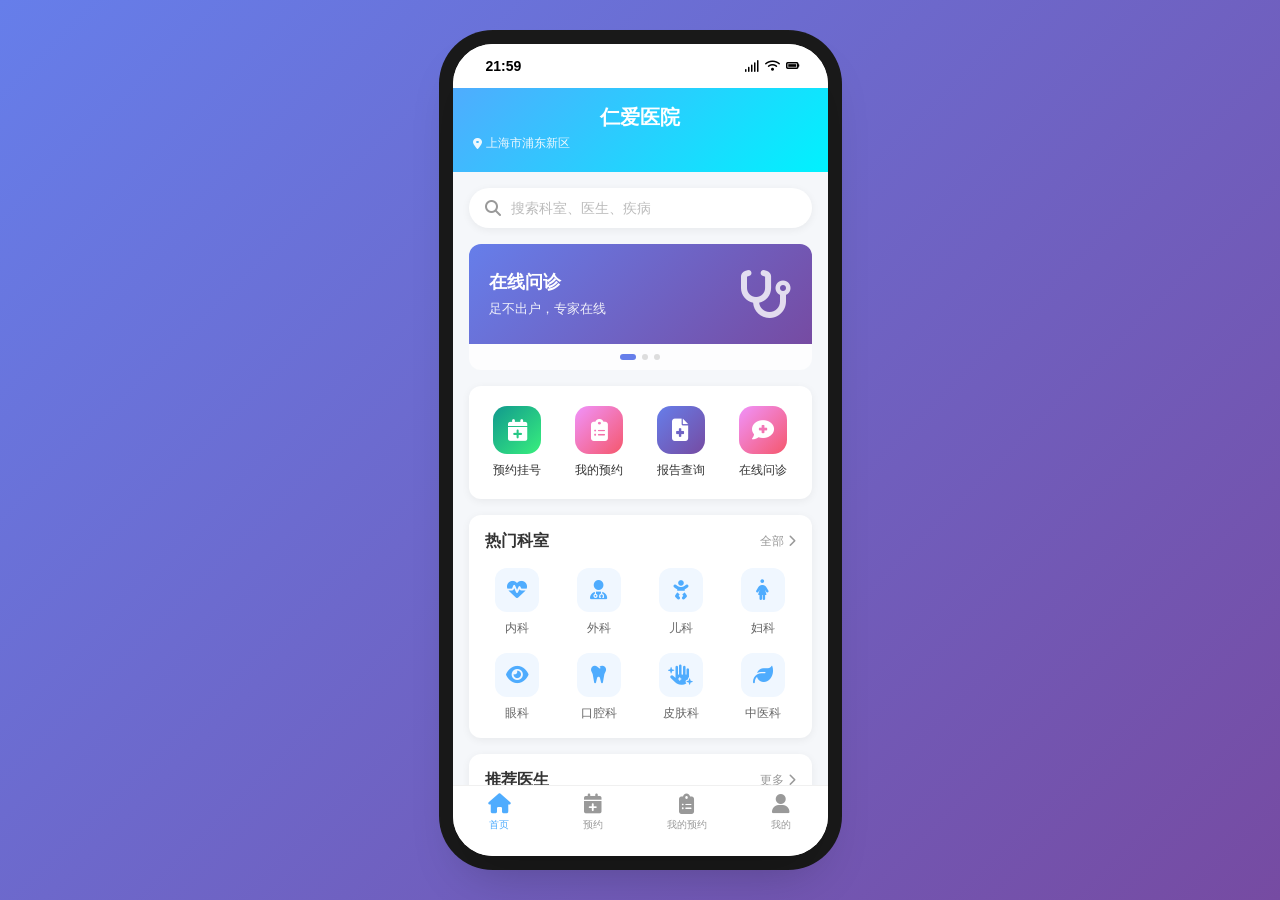
<file: hospital-booking-prototype/index.html>
<!DOCTYPE html>
<html lang="zh-CN">
<head>
    <meta charset="UTF-8">
    <meta name="viewport" content="width=device-width, initial-scale=1.0, maximum-scale=1.0, user-scalable=no">
    <title>医院挂号小程序原型</title>
    <link rel="stylesheet" href="css/style.css">
    <link rel="stylesheet" href="https://cdnjs.cloudflare.com/ajax/libs/font-awesome/6.4.0/css/all.min.css">
</head>
<body>
    <!-- 手机外框容器 -->
    <div class="phone-container">
        <div class="phone-frame">
            <!-- 状态栏 -->
            <div class="status-bar">
                <span class="time">09:41</span>
                <div class="status-icons">
                    <i class="fas fa-signal"></i>
                    <i class="fas fa-wifi"></i>
                    <i class="fas fa-battery-full"></i>
                </div>
            </div>

            <!-- 页面容器 -->
            <div class="page-container">
                <!-- ========== 首页 ========== -->
                <div class="page active" id="page-home">
                    <div class="header">
                        <h1>仁爱医院</h1>
                        <div class="header-location">
                            <i class="fas fa-map-marker-alt"></i>
                            <span>上海市浦东新区</span>
                        </div>
                    </div>

                    <div class="content">
                        <!-- 搜索框 -->
                        <div class="search-box">
                            <i class="fas fa-search"></i>
                            <input type="text" placeholder="搜索科室、医生、疾病">
                        </div>

                        <!-- Banner轮播 -->
                        <div class="banner">
                            <div class="banner-slide active">
                                <div class="banner-content gradient-blue">
                                    <div class="banner-text">
                                        <h3>在线问诊</h3>
                                        <p>足不出户，专家在线</p>
                                    </div>
                                    <i class="fas fa-stethoscope banner-icon"></i>
                                </div>
                            </div>
                            <div class="banner-dots">
                                <span class="dot active"></span>
                                <span class="dot"></span>
                                <span class="dot"></span>
                            </div>
                        </div>

                        <!-- 快捷功能入口 -->
                        <div class="quick-actions">
                            <div class="action-item" onclick="navigateTo('page-departments')">
                                <div class="action-icon gradient-green">
                                    <i class="fas fa-calendar-plus"></i>
                                </div>
                                <span>预约挂号</span>
                            </div>
                            <div class="action-item" onclick="navigateTo('page-appointments')">
                                <div class="action-icon gradient-orange">
                                    <i class="fas fa-clipboard-list"></i>
                                </div>
                                <span>我的预约</span>
                            </div>
                            <div class="action-item">
                                <div class="action-icon gradient-purple">
                                    <i class="fas fa-file-medical"></i>
                                </div>
                                <span>报告查询</span>
                            </div>
                            <div class="action-item">
                                <div class="action-icon gradient-pink">
                                    <i class="fas fa-comment-medical"></i>
                                </div>
                                <span>在线问诊</span>
                            </div>
                        </div>

                        <!-- 热门科室 -->
                        <div class="section">
                            <div class="section-header">
                                <h2>热门科室</h2>
                                <span class="more" onclick="navigateTo('page-departments')">全部 <i class="fas fa-chevron-right"></i></span>
                            </div>
                            <div class="department-grid">
                                <div class="department-item" onclick="selectDepartment('内科')">
                                    <div class="dept-icon">
                                        <i class="fas fa-heartbeat"></i>
                                    </div>
                                    <span>内科</span>
                                </div>
                                <div class="department-item" onclick="selectDepartment('外科')">
                                    <div class="dept-icon">
                                        <i class="fas fa-user-md"></i>
                                    </div>
                                    <span>外科</span>
                                </div>
                                <div class="department-item" onclick="selectDepartment('儿科')">
                                    <div class="dept-icon">
                                        <i class="fas fa-baby"></i>
                                    </div>
                                    <span>儿科</span>
                                </div>
                                <div class="department-item" onclick="selectDepartment('妇科')">
                                    <div class="dept-icon">
                                        <i class="fas fa-female"></i>
                                    </div>
                                    <span>妇科</span>
                                </div>
                                <div class="department-item" onclick="selectDepartment('眼科')">
                                    <div class="dept-icon">
                                        <i class="fas fa-eye"></i>
                                    </div>
                                    <span>眼科</span>
                                </div>
                                <div class="department-item" onclick="selectDepartment('口腔科')">
                                    <div class="dept-icon">
                                        <i class="fas fa-tooth"></i>
                                    </div>
                                    <span>口腔科</span>
                                </div>
                                <div class="department-item" onclick="selectDepartment('皮肤科')">
                                    <div class="dept-icon">
                                        <i class="fas fa-hand-sparkles"></i>
                                    </div>
                                    <span>皮肤科</span>
                                </div>
                                <div class="department-item" onclick="selectDepartment('中医科')">
                                    <div class="dept-icon">
                                        <i class="fas fa-leaf"></i>
                                    </div>
                                    <span>中医科</span>
                                </div>
                            </div>
                        </div>

                        <!-- 推荐医生 -->
                        <div class="section">
                            <div class="section-header">
                                <h2>推荐医生</h2>
                                <span class="more">更多 <i class="fas fa-chevron-right"></i></span>
                            </div>
                            <div class="doctor-list">
                                <div class="doctor-card" onclick="selectDoctor('张医生')">
                                    <div class="doctor-avatar">
                                        <i class="fas fa-user-md"></i>
                                    </div>
                                    <div class="doctor-info">
                                        <div class="doctor-name">
                                            <span>张明华</span>
                                            <span class="doctor-title">主任医师</span>
                                        </div>
                                        <div class="doctor-dept">心血管内科</div>
                                        <div class="doctor-tags">
                                            <span class="tag">高血压</span>
                                            <span class="tag">冠心病</span>
                                        </div>
                                    </div>
                                    <div class="doctor-action">
                                        <span class="available">可预约</span>
                                    </div>
                                </div>
                                <div class="doctor-card" onclick="selectDoctor('李医生')">
                                    <div class="doctor-avatar female">
                                        <i class="fas fa-user-md"></i>
                                    </div>
                                    <div class="doctor-info">
                                        <div class="doctor-name">
                                            <span>李婷婷</span>
                                            <span class="doctor-title">副主任医师</span>
                                        </div>
                                        <div class="doctor-dept">妇科</div>
                                        <div class="doctor-tags">
                                            <span class="tag">妇科炎症</span>
                                            <span class="tag">产前检查</span>
                                        </div>
                                    </div>
                                    <div class="doctor-action">
                                        <span class="available">可预约</span>
                                    </div>
                                </div>
                            </div>
                        </div>

                        <!-- 公告通知 -->
                        <div class="notice-bar">
                            <i class="fas fa-bullhorn"></i>
                            <div class="notice-content">
                                <span>温馨提示：请提前30分钟到达医院完成签到</span>
                            </div>
                        </div>
                    </div>
                </div>

                <!-- ========== 科室选择页 ========== -->
                <div class="page" id="page-departments">
                    <div class="header with-back">
                        <div class="back-btn" onclick="goBack()">
                            <i class="fas fa-chevron-left"></i>
                        </div>
                        <h1>选择科室</h1>
                        <div class="placeholder"></div>
                    </div>

                    <div class="content">
                        <div class="search-box">
                            <i class="fas fa-search"></i>
                            <input type="text" placeholder="搜索科室">
                        </div>

                        <div class="department-tabs">
                            <div class="dept-sidebar">
                                <div class="dept-tab active" data-category="common">常用科室</div>
                                <div class="dept-tab" data-category="internal">内科系统</div>
                                <div class="dept-tab" data-category="surgery">外科系统</div>
                                <div class="dept-tab" data-category="special">专科门诊</div>
                                <div class="dept-tab" data-category="tcm">中医科室</div>
                                <div class="dept-tab" data-category="checkup">体检中心</div>
                            </div>
                            <div class="dept-content">
                                <div class="dept-category active" id="dept-common">
                                    <div class="dept-list-item" onclick="selectDepartment('心血管内科')">
                                        <i class="fas fa-heartbeat"></i>
                                        <span>心血管内科</span>
                                        <i class="fas fa-chevron-right"></i>
                                    </div>
                                    <div class="dept-list-item" onclick="selectDepartment('呼吸内科')">
                                        <i class="fas fa-lungs"></i>
                                        <span>呼吸内科</span>
                                        <i class="fas fa-chevron-right"></i>
                                    </div>
                                    <div class="dept-list-item" onclick="selectDepartment('消化内科')">
                                        <i class="fas fa-stomach"></i>
                                        <span>消化内科</span>
                                        <i class="fas fa-chevron-right"></i>
                                    </div>
                                    <div class="dept-list-item" onclick="selectDepartment('骨科')">
                                        <i class="fas fa-bone"></i>
                                        <span>骨科</span>
                                        <i class="fas fa-chevron-right"></i>
                                    </div>
                                    <div class="dept-list-item" onclick="selectDepartment('神经内科')">
                                        <i class="fas fa-brain"></i>
                                        <span>神经内科</span>
                                        <i class="fas fa-chevron-right"></i>
                                    </div>
                                    <div class="dept-list-item" onclick="selectDepartment('儿科')">
                                        <i class="fas fa-baby"></i>
                                        <span>儿科</span>
                                        <i class="fas fa-chevron-right"></i>
                                    </div>
                                    <div class="dept-list-item" onclick="selectDepartment('妇科')">
                                        <i class="fas fa-female"></i>
                                        <span>妇科</span>
                                        <i class="fas fa-chevron-right"></i>
                                    </div>
                                    <div class="dept-list-item" onclick="selectDepartment('皮肤科')">
                                        <i class="fas fa-allergies"></i>
                                        <span>皮肤科</span>
                                        <i class="fas fa-chevron-right"></i>
                                    </div>
                                    <div class="dept-list-item" onclick="selectDepartment('眼科')">
                                        <i class="fas fa-eye"></i>
                                        <span>眼科</span>
                                        <i class="fas fa-chevron-right"></i>
                                    </div>
                                    <div class="dept-list-item" onclick="selectDepartment('口腔科')">
                                        <i class="fas fa-tooth"></i>
                                        <span>口腔科</span>
                                        <i class="fas fa-chevron-right"></i>
                                    </div>
                                </div>
                            </div>
                        </div>
                    </div>
                </div>

                <!-- ========== 医生列表页 ========== -->
                <div class="page" id="page-doctors">
                    <div class="header with-back">
                        <div class="back-btn" onclick="goBack()">
                            <i class="fas fa-chevron-left"></i>
                        </div>
                        <h1 id="doctor-list-title">心血管内科</h1>
                        <div class="placeholder"></div>
                    </div>

                    <div class="content">
                        <!-- 筛选栏 -->
                        <div class="filter-bar">
                            <div class="filter-item active">
                                <span>综合排序</span>
                                <i class="fas fa-caret-down"></i>
                            </div>
                            <div class="filter-item">
                                <span>职称</span>
                                <i class="fas fa-caret-down"></i>
                            </div>
                            <div class="filter-item">
                                <span>日期</span>
                                <i class="fas fa-caret-down"></i>
                            </div>
                        </div>

                        <!-- 医生列表 -->
                        <div class="doctor-full-list">
                            <div class="doctor-detail-card" onclick="selectDoctor('张明华')">
                                <div class="doctor-avatar large">
                                    <i class="fas fa-user-md"></i>
                                </div>
                                <div class="doctor-detail-info">
                                    <div class="doctor-header">
                                        <span class="name">张明华</span>
                                        <span class="title">主任医师</span>
                                        <span class="badge expert">专家</span>
                                    </div>
                                    <div class="doctor-dept">心血管内科 | 30年经验</div>
                                    <div class="doctor-specialty">
                                        擅长：高血压、冠心病、心律失常、心力衰竭的诊断与治疗
                                    </div>
                                    <div class="doctor-schedule">
                                        <span class="schedule-tag available">明天上午</span>
                                        <span class="schedule-tag available">明天下午</span>
                                        <span class="schedule-tag">周三上午</span>
                                    </div>
                                </div>
                                <div class="doctor-fee">
                                    <span class="fee-label">挂号费</span>
                                    <span class="fee-price">¥50</span>
                                </div>
                            </div>

                            <div class="doctor-detail-card" onclick="selectDoctor('王建国')">
                                <div class="doctor-avatar large">
                                    <i class="fas fa-user-md"></i>
                                </div>
                                <div class="doctor-detail-info">
                                    <div class="doctor-header">
                                        <span class="name">王建国</span>
                                        <span class="title">副主任医师</span>
                                    </div>
                                    <div class="doctor-dept">心血管内科 | 18年经验</div>
                                    <div class="doctor-specialty">
                                        擅长：心肌梗死、动脉硬化、高血脂的综合治疗
                                    </div>
                                    <div class="doctor-schedule">
                                        <span class="schedule-tag available">今天下午</span>
                                        <span class="schedule-tag available">周二上午</span>
                                    </div>
                                </div>
                                <div class="doctor-fee">
                                    <span class="fee-label">挂号费</span>
                                    <span class="fee-price">¥30</span>
                                </div>
                            </div>

                            <div class="doctor-detail-card" onclick="selectDoctor('刘芳')">
                                <div class="doctor-avatar large female">
                                    <i class="fas fa-user-md"></i>
                                </div>
                                <div class="doctor-detail-info">
                                    <div class="doctor-header">
                                        <span class="name">刘芳</span>
                                        <span class="title">主治医师</span>
                                    </div>
                                    <div class="doctor-dept">心血管内科 | 10年经验</div>
                                    <div class="doctor-specialty">
                                        擅长：先天性心脏病、心脏瓣膜病、心肌病的诊疗
                                    </div>
                                    <div class="doctor-schedule">
                                        <span class="schedule-tag available">周一全天</span>
                                        <span class="schedule-tag">周四上午</span>
                                    </div>
                                </div>
                                <div class="doctor-fee">
                                    <span class="fee-label">挂号费</span>
                                    <span class="fee-price">¥20</span>
                                </div>
                            </div>

                            <div class="doctor-detail-card" onclick="selectDoctor('陈伟')">
                                <div class="doctor-avatar large">
                                    <i class="fas fa-user-md"></i>
                                </div>
                                <div class="doctor-detail-info">
                                    <div class="doctor-header">
                                        <span class="name">陈伟</span>
                                        <span class="title">主任医师</span>
                                        <span class="badge expert">专家</span>
                                    </div>
                                    <div class="doctor-dept">心血管内科 | 25年经验</div>
                                    <div class="doctor-specialty">
                                        擅长：复杂冠心病介入治疗、心脏起搏器植入术
                                    </div>
                                    <div class="doctor-schedule">
                                        <span class="schedule-tag full">号源已满</span>
                                    </div>
                                </div>
                                <div class="doctor-fee">
                                    <span class="fee-label">挂号费</span>
                                    <span class="fee-price">¥80</span>
                                </div>
                            </div>
                        </div>
                    </div>
                </div>

                <!-- ========== 时间选择页 ========== -->
                <div class="page" id="page-schedule">
                    <div class="header with-back">
                        <div class="back-btn" onclick="goBack()">
                            <i class="fas fa-chevron-left"></i>
                        </div>
                        <h1>选择时间</h1>
                        <div class="placeholder"></div>
                    </div>

                    <div class="content">
                        <!-- 医生信息卡 -->
                        <div class="selected-doctor-card">
                            <div class="doctor-avatar">
                                <i class="fas fa-user-md"></i>
                            </div>
                            <div class="doctor-brief">
                                <div class="doctor-name">
                                    <span id="selected-doctor-name">张明华</span>
                                    <span class="doctor-title">主任医师</span>
                                </div>
                                <div class="doctor-dept">心血管内科</div>
                            </div>
                        </div>

                        <!-- 日期选择 -->
                        <div class="date-selector">
                            <div class="date-header">
                                <span>选择就诊日期</span>
                            </div>
                            <div class="date-scroll">
                                <div class="date-item" onclick="selectDate(this)">
                                    <span class="weekday">今天</span>
                                    <span class="date">12/06</span>
                                    <span class="status available">有号</span>
                                </div>
                                <div class="date-item active" onclick="selectDate(this)">
                                    <span class="weekday">明天</span>
                                    <span class="date">12/07</span>
                                    <span class="status available">有号</span>
                                </div>
                                <div class="date-item" onclick="selectDate(this)">
                                    <span class="weekday">周一</span>
                                    <span class="date">12/08</span>
                                    <span class="status available">有号</span>
                                </div>
                                <div class="date-item" onclick="selectDate(this)">
                                    <span class="weekday">周二</span>
                                    <span class="date">12/09</span>
                                    <span class="status full">已满</span>
                                </div>
                                <div class="date-item" onclick="selectDate(this)">
                                    <span class="weekday">周三</span>
                                    <span class="date">12/10</span>
                                    <span class="status available">有号</span>
                                </div>
                                <div class="date-item" onclick="selectDate(this)">
                                    <span class="weekday">周四</span>
                                    <span class="date">12/11</span>
                                    <span class="status available">有号</span>
                                </div>
                                <div class="date-item" onclick="selectDate(this)">
                                    <span class="weekday">周五</span>
                                    <span class="date">12/12</span>
                                    <span class="status rest">休息</span>
                                </div>
                            </div>
                        </div>

                        <!-- 时间段选择 -->
                        <div class="time-selector">
                            <div class="time-section">
                                <div class="time-header">
                                    <i class="fas fa-sun"></i>
                                    <span>上午</span>
                                </div>
                                <div class="time-slots">
                                    <div class="time-slot" onclick="selectTime(this)">
                                        <span class="time">08:00-08:30</span>
                                        <span class="remain">剩余 5</span>
                                    </div>
                                    <div class="time-slot" onclick="selectTime(this)">
                                        <span class="time">08:30-09:00</span>
                                        <span class="remain">剩余 3</span>
                                    </div>
                                    <div class="time-slot active" onclick="selectTime(this)">
                                        <span class="time">09:00-09:30</span>
                                        <span class="remain">剩余 8</span>
                                    </div>
                                    <div class="time-slot" onclick="selectTime(this)">
                                        <span class="time">09:30-10:00</span>
                                        <span class="remain">剩余 2</span>
                                    </div>
                                    <div class="time-slot full">
                                        <span class="time">10:00-10:30</span>
                                        <span class="remain">已满</span>
                                    </div>
                                    <div class="time-slot" onclick="selectTime(this)">
                                        <span class="time">10:30-11:00</span>
                                        <span class="remain">剩余 6</span>
                                    </div>
                                </div>
                            </div>
                            <div class="time-section">
                                <div class="time-header">
                                    <i class="fas fa-cloud-sun"></i>
                                    <span>下午</span>
                                </div>
                                <div class="time-slots">
                                    <div class="time-slot" onclick="selectTime(this)">
                                        <span class="time">14:00-14:30</span>
                                        <span class="remain">剩余 10</span>
                                    </div>
                                    <div class="time-slot" onclick="selectTime(this)">
                                        <span class="time">14:30-15:00</span>
                                        <span class="remain">剩余 7</span>
                                    </div>
                                    <div class="time-slot" onclick="selectTime(this)">
                                        <span class="time">15:00-15:30</span>
                                        <span class="remain">剩余 4</span>
                                    </div>
                                    <div class="time-slot" onclick="selectTime(this)">
                                        <span class="time">15:30-16:00</span>
                                        <span class="remain">剩余 9</span>
                                    </div>
                                </div>
                            </div>
                        </div>
                    </div>

                    <!-- 底部按钮 -->
                    <div class="bottom-action">
                        <div class="fee-info">
                            <span>挂号费：</span>
                            <span class="price">¥50.00</span>
                        </div>
                        <button class="btn-primary" onclick="navigateTo('page-confirm')">确认预约</button>
                    </div>
                </div>

                <!-- ========== 预约确认页 ========== -->
                <div class="page" id="page-confirm">
                    <div class="header with-back">
                        <div class="back-btn" onclick="goBack()">
                            <i class="fas fa-chevron-left"></i>
                        </div>
                        <h1>确认预约</h1>
                        <div class="placeholder"></div>
                    </div>

                    <div class="content">
                        <!-- 预约信息 -->
                        <div class="confirm-section">
                            <div class="section-title">就诊信息</div>
                            <div class="info-card">
                                <div class="info-row">
                                    <span class="label">就诊医院</span>
                                    <span class="value">仁爱医院</span>
                                </div>
                                <div class="info-row">
                                    <span class="label">就诊科室</span>
                                    <span class="value">心血管内科</span>
                                </div>
                                <div class="info-row">
                                    <span class="label">就诊医生</span>
                                    <span class="value">张明华 主任医师</span>
                                </div>
                                <div class="info-row">
                                    <span class="label">就诊时间</span>
                                    <span class="value highlight">2024-12-07 09:00-09:30</span>
                                </div>
                                <div class="info-row">
                                    <span class="label">挂号费用</span>
                                    <span class="value price">¥50.00</span>
                                </div>
                            </div>
                        </div>

                        <!-- 就诊人信息 -->
                        <div class="confirm-section">
                            <div class="section-title">就诊人信息</div>
                            <div class="patient-selector">
                                <div class="patient-card active">
                                    <div class="patient-info">
                                        <span class="patient-name">张三</span>
                                        <span class="patient-tag">本人</span>
                                    </div>
                                    <div class="patient-detail">
                                        <span>身份证：310***********1234</span>
                                    </div>
                                    <div class="check-icon">
                                        <i class="fas fa-check-circle"></i>
                                    </div>
                                </div>
                                <div class="patient-card">
                                    <div class="patient-info">
                                        <span class="patient-name">李四</span>
                                        <span class="patient-tag">家属</span>
                                    </div>
                                    <div class="patient-detail">
                                        <span>身份证：310***********5678</span>
                                    </div>
                                    <div class="check-icon">
                                        <i class="far fa-circle"></i>
                                    </div>
                                </div>
                                <div class="add-patient">
                                    <i class="fas fa-plus"></i>
                                    <span>添加就诊人</span>
                                </div>
                            </div>
                        </div>

                        <!-- 病情描述 -->
                        <div class="confirm-section">
                            <div class="section-title">病情描述 <span class="optional">(选填)</span></div>
                            <textarea class="symptom-input" placeholder="请简要描述您的症状，以便医生提前了解病情..."></textarea>
                        </div>

                        <!-- 注意事项 -->
                        <div class="notice-section">
                            <div class="notice-title">
                                <i class="fas fa-exclamation-circle"></i>
                                <span>温馨提示</span>
                            </div>
                            <ul class="notice-list">
                                <li>请提前30分钟到达医院完成签到</li>
                                <li>就诊当天请携带本人有效身份证件</li>
                                <li>预约成功后，如需取消请提前24小时</li>
                            </ul>
                        </div>

                        <!-- 协议 -->
                        <div class="agreement">
                            <div class="checkbox checked">
                                <i class="fas fa-check"></i>
                            </div>
                            <span>我已阅读并同意<a href="#">《预约挂号服务协议》</a></span>
                        </div>
                    </div>

                    <!-- 底部支付 -->
                    <div class="bottom-action">
                        <div class="total-fee">
                            <span>合计：</span>
                            <span class="total-price">¥50.00</span>
                        </div>
                        <button class="btn-primary" onclick="submitAppointment()">立即支付</button>
                    </div>
                </div>

                <!-- ========== 预约成功页 ========== -->
                <div class="page" id="page-success">
                    <div class="header with-back">
                        <div class="back-btn" onclick="navigateTo('page-home')">
                            <i class="fas fa-chevron-left"></i>
                        </div>
                        <h1>预约结果</h1>
                        <div class="placeholder"></div>
                    </div>

                    <div class="content success-content">
                        <div class="success-icon">
                            <i class="fas fa-check-circle"></i>
                        </div>
                        <h2>预约成功</h2>
                        <p class="success-msg">您的预约已成功，请按时就诊</p>

                        <div class="success-info-card">
                            <div class="qr-code">
                                <div class="qr-placeholder">
                                    <i class="fas fa-qrcode"></i>
                                </div>
                                <span>就诊二维码</span>
                            </div>
                            <div class="appointment-detail">
                                <div class="detail-row">
                                    <span class="label">就诊科室</span>
                                    <span class="value">心血管内科</span>
                                </div>
                                <div class="detail-row">
                                    <span class="label">就诊医生</span>
                                    <span class="value">张明华</span>
                                </div>
                                <div class="detail-row">
                                    <span class="label">就诊时间</span>
                                    <span class="value">12月07日 09:00</span>
                                </div>
                                <div class="detail-row">
                                    <span class="label">候诊序号</span>
                                    <span class="value highlight">A023</span>
                                </div>
                            </div>
                        </div>

                        <div class="success-tips">
                            <h4><i class="fas fa-info-circle"></i> 就诊指南</h4>
                            <ol>
                                <li>请提前30分钟到达医院</li>
                                <li>在自助机或窗口完成签到</li>
                                <li>前往候诊区等待叫号</li>
                            </ol>
                        </div>

                        <div class="success-actions">
                            <button class="btn-outline" onclick="navigateTo('page-appointments')">查看预约</button>
                            <button class="btn-primary" onclick="navigateTo('page-home')">返回首页</button>
                        </div>
                    </div>
                </div>

                <!-- ========== 我的预约页 ========== -->
                <div class="page" id="page-appointments">
                    <div class="header">
                        <h1>我的预约</h1>
                    </div>

                    <div class="content">
                        <!-- 预约状态标签 -->
                        <div class="appointment-tabs">
                            <div class="tab active">全部</div>
                            <div class="tab">待就诊</div>
                            <div class="tab">已完成</div>
                            <div class="tab">已取消</div>
                        </div>

                        <!-- 预约列表 -->
                        <div class="appointment-list">
                            <div class="appointment-card">
                                <div class="appointment-status pending">待就诊</div>
                                <div class="appointment-header">
                                    <span class="hospital">仁爱医院</span>
                                    <span class="date">2024-12-07</span>
                                </div>
                                <div class="appointment-body">
                                    <div class="doctor-avatar small">
                                        <i class="fas fa-user-md"></i>
                                    </div>
                                    <div class="appointment-info">
                                        <div class="info-main">
                                            <span class="doctor-name">张明华</span>
                                            <span class="dept">心血管内科</span>
                                        </div>
                                        <div class="info-time">
                                            <i class="far fa-clock"></i>
                                            <span>09:00-09:30 | 序号：A023</span>
                                        </div>
                                    </div>
                                </div>
                                <div class="appointment-actions">
                                    <button class="btn-cancel">取消预约</button>
                                    <button class="btn-detail">查看详情</button>
                                </div>
                            </div>

                            <div class="appointment-card">
                                <div class="appointment-status completed">已完成</div>
                                <div class="appointment-header">
                                    <span class="hospital">仁爱医院</span>
                                    <span class="date">2024-12-01</span>
                                </div>
                                <div class="appointment-body">
                                    <div class="doctor-avatar small female">
                                        <i class="fas fa-user-md"></i>
                                    </div>
                                    <div class="appointment-info">
                                        <div class="info-main">
                                            <span class="doctor-name">李婷婷</span>
                                            <span class="dept">妇科</span>
                                        </div>
                                        <div class="info-time">
                                            <i class="far fa-clock"></i>
                                            <span>14:00-14:30 | 序号：B015</span>
                                        </div>
                                    </div>
                                </div>
                                <div class="appointment-actions">
                                    <button class="btn-review">评价医生</button>
                                    <button class="btn-rebook">再次预约</button>
                                </div>
                            </div>

                            <div class="appointment-card">
                                <div class="appointment-status cancelled">已取消</div>
                                <div class="appointment-header">
                                    <span class="hospital">仁爱医院</span>
                                    <span class="date">2024-11-28</span>
                                </div>
                                <div class="appointment-body">
                                    <div class="doctor-avatar small">
                                        <i class="fas fa-user-md"></i>
                                    </div>
                                    <div class="appointment-info">
                                        <div class="info-main">
                                            <span class="doctor-name">王建国</span>
                                            <span class="dept">心血管内科</span>
                                        </div>
                                        <div class="info-time">
                                            <i class="far fa-clock"></i>
                                            <span>10:00-10:30</span>
                                        </div>
                                    </div>
                                </div>
                                <div class="appointment-actions">
                                    <button class="btn-rebook">再次预约</button>
                                </div>
                            </div>
                        </div>
                    </div>
                </div>

                <!-- ========== 个人中心页 ========== -->
                <div class="page" id="page-profile">
                    <div class="header">
                        <h1>个人中心</h1>
                    </div>

                    <div class="content">
                        <!-- 用户信息 -->
                        <div class="user-card">
                            <div class="user-avatar">
                                <i class="fas fa-user"></i>
                            </div>
                            <div class="user-info">
                                <span class="user-name">张三</span>
                                <span class="user-phone">138****8888</span>
                            </div>
                            <div class="user-action">
                                <i class="fas fa-qrcode"></i>
                            </div>
                        </div>

                        <!-- 快捷入口 -->
                        <div class="profile-shortcuts">
                            <div class="shortcut-item" onclick="navigateTo('page-appointments')">
                                <span class="shortcut-num">1</span>
                                <span class="shortcut-label">待就诊</span>
                            </div>
                            <div class="shortcut-item">
                                <span class="shortcut-num">3</span>
                                <span class="shortcut-label">已完成</span>
                            </div>
                            <div class="shortcut-item">
                                <span class="shortcut-num">2</span>
                                <span class="shortcut-label">收藏医生</span>
                            </div>
                            <div class="shortcut-item">
                                <span class="shortcut-num">0</span>
                                <span class="shortcut-label">待评价</span>
                            </div>
                        </div>

                        <!-- 功能列表 -->
                        <div class="menu-list">
                            <div class="menu-item">
                                <div class="menu-icon"><i class="fas fa-users"></i></div>
                                <span class="menu-label">就诊人管理</span>
                                <i class="fas fa-chevron-right"></i>
                            </div>
                            <div class="menu-item">
                                <div class="menu-icon"><i class="fas fa-file-medical-alt"></i></div>
                                <span class="menu-label">就诊记录</span>
                                <i class="fas fa-chevron-right"></i>
                            </div>
                            <div class="menu-item">
                                <div class="menu-icon"><i class="fas fa-file-invoice"></i></div>
                                <span class="menu-label">电子发票</span>
                                <i class="fas fa-chevron-right"></i>
                            </div>
                            <div class="menu-item">
                                <div class="menu-icon"><i class="fas fa-credit-card"></i></div>
                                <span class="menu-label">医保绑定</span>
                                <span class="menu-badge">未绑定</span>
                                <i class="fas fa-chevron-right"></i>
                            </div>
                            <div class="menu-item">
                                <div class="menu-icon"><i class="fas fa-map-marked-alt"></i></div>
                                <span class="menu-label">就诊指南</span>
                                <i class="fas fa-chevron-right"></i>
                            </div>
                            <div class="menu-item">
                                <div class="menu-icon"><i class="fas fa-headset"></i></div>
                                <span class="menu-label">客服中心</span>
                                <i class="fas fa-chevron-right"></i>
                            </div>
                            <div class="menu-item">
                                <div class="menu-icon"><i class="fas fa-cog"></i></div>
                                <span class="menu-label">设置</span>
                                <i class="fas fa-chevron-right"></i>
                            </div>
                        </div>

                        <!-- 版本信息 -->
                        <div class="version-info">
                            <span>版本 1.0.0</span>
                        </div>
                    </div>
                </div>
            </div>

            <!-- 底部导航栏 -->
            <div class="tab-bar">
                <div class="tab-item active" onclick="switchTab('page-home')">
                    <i class="fas fa-home"></i>
                    <span>首页</span>
                </div>
                <div class="tab-item" onclick="switchTab('page-departments')">
                    <i class="fas fa-calendar-plus"></i>
                    <span>预约</span>
                </div>
                <div class="tab-item" onclick="switchTab('page-appointments')">
                    <i class="fas fa-clipboard-list"></i>
                    <span>我的预约</span>
                </div>
                <div class="tab-item" onclick="switchTab('page-profile')">
                    <i class="fas fa-user"></i>
                    <span>我的</span>
                </div>
            </div>
        </div>
    </div>

    <script src="js/app.js"></script>
</body>
</html>
</file>
<file: hospital-booking-prototype/css/style.css>
/* ========== 基础样式重置 ========== */
* {
    margin: 0;
    padding: 0;
    box-sizing: border-box;
}

body {
    font-family: -apple-system, BlinkMacSystemFont, 'Segoe UI', 'PingFang SC', 'Hiragino Sans GB', 'Microsoft YaHei', sans-serif;
    background: linear-gradient(135deg, #667eea 0%, #764ba2 100%);
    min-height: 100vh;
    display: flex;
    justify-content: center;
    align-items: center;
    padding: 20px;
}

/* ========== 手机框架容器 ========== */
.phone-container {
    display: flex;
    flex-direction: column;
    align-items: center;
}

.phone-frame {
    width: 375px;
    height: 812px;
    background: #fff;
    border-radius: 40px;
    box-shadow: 0 25px 50px -12px rgba(0, 0, 0, 0.25), 0 0 0 14px #1a1a1a;
    overflow: hidden;
    position: relative;
    display: flex;
    flex-direction: column;
}

/* ========== 状态栏 ========== */
.status-bar {
    height: 44px;
    background: #fff;
    display: flex;
    justify-content: space-between;
    align-items: center;
    padding: 0 28px;
    font-size: 14px;
    font-weight: 600;
}

.status-bar .time {
    margin-left: 5px;
}

.status-icons {
    display: flex;
    gap: 6px;
}

.status-icons i {
    font-size: 12px;
}

/* ========== 页面容器 ========== */
.page-container {
    flex: 1;
    overflow: hidden;
    position: relative;
}

.page {
    position: absolute;
    top: 0;
    left: 0;
    right: 0;
    bottom: 0;
    display: none;
    flex-direction: column;
    background: #f5f7fa;
}

.page.active {
    display: flex;
}

/* ========== 头部样式 ========== */
.header {
    background: linear-gradient(135deg, #4facfe 0%, #00f2fe 100%);
    color: #fff;
    padding: 16px 20px;
    padding-bottom: 20px;
}

.header h1 {
    font-size: 20px;
    font-weight: 600;
    text-align: center;
}

.header-location {
    display: flex;
    align-items: center;
    gap: 4px;
    font-size: 12px;
    opacity: 0.9;
    margin-top: 4px;
}

.header.with-back {
    display: flex;
    justify-content: space-between;
    align-items: center;
    padding: 16px;
}

.header.with-back h1 {
    flex: 1;
}

.back-btn {
    width: 32px;
    height: 32px;
    display: flex;
    align-items: center;
    justify-content: center;
    cursor: pointer;
    border-radius: 50%;
    transition: background 0.2s;
}

.back-btn:hover {
    background: rgba(255, 255, 255, 0.2);
}

.placeholder {
    width: 32px;
}

/* ========== 内容区域 ========== */
.content {
    flex: 1;
    overflow-y: auto;
    padding-bottom: 20px;
}

/* ========== 搜索框 ========== */
.search-box {
    background: #fff;
    margin: 16px;
    border-radius: 24px;
    display: flex;
    align-items: center;
    padding: 12px 16px;
    box-shadow: 0 2px 8px rgba(0, 0, 0, 0.06);
}

.search-box i {
    color: #999;
    margin-right: 10px;
}

.search-box input {
    flex: 1;
    border: none;
    outline: none;
    font-size: 14px;
    background: transparent;
}

.search-box input::placeholder {
    color: #bbb;
}

/* ========== Banner轮播 ========== */
.banner {
    margin: 0 16px;
    border-radius: 12px;
    overflow: hidden;
}

.banner-slide {
    display: none;
}

.banner-slide.active {
    display: block;
}

.banner-content {
    padding: 20px;
    display: flex;
    justify-content: space-between;
    align-items: center;
    min-height: 100px;
}

.banner-content.gradient-blue {
    background: linear-gradient(135deg, #667eea 0%, #764ba2 100%);
    color: #fff;
}

.banner-text h3 {
    font-size: 18px;
    margin-bottom: 6px;
}

.banner-text p {
    font-size: 13px;
    opacity: 0.9;
}

.banner-icon {
    font-size: 48px;
    opacity: 0.8;
}

.banner-dots {
    display: flex;
    justify-content: center;
    gap: 6px;
    padding: 10px 0;
    background: rgba(255, 255, 255, 0.8);
}

.dot {
    width: 6px;
    height: 6px;
    border-radius: 50%;
    background: #ddd;
}

.dot.active {
    background: #667eea;
    width: 16px;
    border-radius: 3px;
}

/* ========== 快捷功能入口 ========== */
.quick-actions {
    display: grid;
    grid-template-columns: repeat(4, 1fr);
    gap: 16px;
    padding: 20px 16px;
    background: #fff;
    margin: 16px;
    border-radius: 12px;
    box-shadow: 0 2px 8px rgba(0, 0, 0, 0.06);
}

.action-item {
    display: flex;
    flex-direction: column;
    align-items: center;
    gap: 8px;
    cursor: pointer;
}

.action-icon {
    width: 48px;
    height: 48px;
    border-radius: 14px;
    display: flex;
    align-items: center;
    justify-content: center;
    font-size: 22px;
    color: #fff;
    transition: transform 0.2s;
}

.action-item:hover .action-icon {
    transform: scale(1.1);
}

.action-item span {
    font-size: 12px;
    color: #333;
}

/* 渐变色 */
.gradient-green {
    background: linear-gradient(135deg, #11998e 0%, #38ef7d 100%);
}

.gradient-orange {
    background: linear-gradient(135deg, #f093fb 0%, #f5576c 100%);
}

.gradient-purple {
    background: linear-gradient(135deg, #667eea 0%, #764ba2 100%);
}

.gradient-pink {
    background: linear-gradient(135deg, #f093fb 0%, #f5576c 100%);
}

/* ========== 区块标题 ========== */
.section {
    background: #fff;
    margin: 16px;
    border-radius: 12px;
    padding: 16px;
    box-shadow: 0 2px 8px rgba(0, 0, 0, 0.06);
}

.section-header {
    display: flex;
    justify-content: space-between;
    align-items: center;
    margin-bottom: 16px;
}

.section-header h2 {
    font-size: 16px;
    font-weight: 600;
    color: #333;
}

.section-header .more {
    font-size: 12px;
    color: #999;
    cursor: pointer;
}

/* ========== 科室网格 ========== */
.department-grid {
    display: grid;
    grid-template-columns: repeat(4, 1fr);
    gap: 16px;
}

.department-item {
    display: flex;
    flex-direction: column;
    align-items: center;
    gap: 8px;
    cursor: pointer;
}

.dept-icon {
    width: 44px;
    height: 44px;
    border-radius: 12px;
    background: #f0f7ff;
    display: flex;
    align-items: center;
    justify-content: center;
    font-size: 20px;
    color: #4facfe;
    transition: all 0.2s;
}

.department-item:hover .dept-icon {
    background: #4facfe;
    color: #fff;
}

.department-item span {
    font-size: 12px;
    color: #666;
}

/* ========== 医生卡片 ========== */
.doctor-list {
    display: flex;
    flex-direction: column;
    gap: 12px;
}

.doctor-card {
    display: flex;
    align-items: center;
    padding: 12px;
    background: #f9fafc;
    border-radius: 10px;
    cursor: pointer;
    transition: all 0.2s;
}

.doctor-card:hover {
    background: #f0f7ff;
}

.doctor-avatar {
    width: 50px;
    height: 50px;
    border-radius: 50%;
    background: linear-gradient(135deg, #4facfe 0%, #00f2fe 100%);
    display: flex;
    align-items: center;
    justify-content: center;
    color: #fff;
    font-size: 24px;
    margin-right: 12px;
    flex-shrink: 0;
}

.doctor-avatar.female {
    background: linear-gradient(135deg, #f093fb 0%, #f5576c 100%);
}

.doctor-avatar.large {
    width: 60px;
    height: 60px;
    font-size: 28px;
}

.doctor-avatar.small {
    width: 40px;
    height: 40px;
    font-size: 18px;
}

.doctor-info {
    flex: 1;
}

.doctor-name {
    display: flex;
    align-items: center;
    gap: 8px;
    margin-bottom: 4px;
}

.doctor-name span:first-child {
    font-size: 15px;
    font-weight: 600;
    color: #333;
}

.doctor-title {
    font-size: 11px;
    color: #4facfe;
    background: #e8f4ff;
    padding: 2px 6px;
    border-radius: 4px;
}

.doctor-dept {
    font-size: 12px;
    color: #999;
    margin-bottom: 6px;
}

.doctor-tags {
    display: flex;
    gap: 6px;
}

.tag {
    font-size: 10px;
    color: #666;
    background: #f0f0f0;
    padding: 2px 8px;
    border-radius: 4px;
}

.doctor-action {
    text-align: right;
}

.available {
    font-size: 12px;
    color: #4facfe;
}

/* ========== 通知栏 ========== */
.notice-bar {
    display: flex;
    align-items: center;
    background: #fffbeb;
    margin: 16px;
    padding: 12px 16px;
    border-radius: 10px;
    gap: 10px;
}

.notice-bar i {
    color: #f5a623;
}

.notice-content {
    flex: 1;
    overflow: hidden;
}

.notice-content span {
    font-size: 13px;
    color: #666;
    white-space: nowrap;
}

/* ========== 科室选择页 ========== */
.department-tabs {
    display: flex;
    flex: 1;
    overflow: hidden;
}

.dept-sidebar {
    width: 100px;
    background: #f5f7fa;
    flex-shrink: 0;
}

.dept-tab {
    padding: 16px 12px;
    font-size: 13px;
    color: #666;
    cursor: pointer;
    border-left: 3px solid transparent;
}

.dept-tab.active {
    background: #fff;
    color: #4facfe;
    border-left-color: #4facfe;
    font-weight: 500;
}

.dept-content {
    flex: 1;
    background: #fff;
    overflow-y: auto;
}

.dept-list-item {
    display: flex;
    align-items: center;
    padding: 16px;
    border-bottom: 1px solid #f0f0f0;
    cursor: pointer;
    transition: background 0.2s;
}

.dept-list-item:hover {
    background: #f9fafc;
}

.dept-list-item i:first-child {
    width: 32px;
    height: 32px;
    border-radius: 8px;
    background: #f0f7ff;
    display: flex;
    align-items: center;
    justify-content: center;
    color: #4facfe;
    margin-right: 12px;
}

.dept-list-item span {
    flex: 1;
    font-size: 14px;
    color: #333;
}

.dept-list-item i:last-child {
    color: #ccc;
    font-size: 12px;
}

/* ========== 医生列表页 ========== */
.filter-bar {
    display: flex;
    background: #fff;
    padding: 12px 16px;
    gap: 20px;
    border-bottom: 1px solid #f0f0f0;
}

.filter-item {
    display: flex;
    align-items: center;
    gap: 4px;
    font-size: 13px;
    color: #666;
    cursor: pointer;
}

.filter-item.active {
    color: #4facfe;
}

.doctor-full-list {
    padding: 16px;
    display: flex;
    flex-direction: column;
    gap: 12px;
}

.doctor-detail-card {
    background: #fff;
    border-radius: 12px;
    padding: 16px;
    display: flex;
    flex-wrap: wrap;
    cursor: pointer;
    box-shadow: 0 2px 8px rgba(0, 0, 0, 0.06);
    transition: all 0.2s;
}

.doctor-detail-card:hover {
    box-shadow: 0 4px 16px rgba(0, 0, 0, 0.1);
}

.doctor-detail-info {
    flex: 1;
    min-width: 0;
}

.doctor-header {
    display: flex;
    align-items: center;
    gap: 8px;
    margin-bottom: 6px;
    flex-wrap: wrap;
}

.doctor-header .name {
    font-size: 16px;
    font-weight: 600;
    color: #333;
}

.doctor-header .title {
    font-size: 12px;
    color: #4facfe;
}

.badge {
    font-size: 10px;
    padding: 2px 6px;
    border-radius: 4px;
}

.badge.expert {
    background: #fff3e0;
    color: #f5a623;
}

.doctor-specialty {
    font-size: 12px;
    color: #666;
    line-height: 1.5;
    margin: 8px 0;
}

.doctor-schedule {
    display: flex;
    flex-wrap: wrap;
    gap: 6px;
}

.schedule-tag {
    font-size: 11px;
    padding: 4px 8px;
    border-radius: 4px;
    background: #f5f7fa;
    color: #666;
}

.schedule-tag.available {
    background: #e8f5e9;
    color: #4caf50;
}

.schedule-tag.full {
    background: #ffebee;
    color: #f44336;
}

.doctor-fee {
    display: flex;
    flex-direction: column;
    align-items: flex-end;
    margin-left: 12px;
}

.fee-label {
    font-size: 11px;
    color: #999;
}

.fee-price {
    font-size: 18px;
    font-weight: 600;
    color: #f5576c;
}

/* ========== 时间选择页 ========== */
.selected-doctor-card {
    display: flex;
    align-items: center;
    background: #fff;
    padding: 16px;
    margin: 16px;
    border-radius: 12px;
    box-shadow: 0 2px 8px rgba(0, 0, 0, 0.06);
}

.doctor-brief {
    margin-left: 12px;
}

.date-selector {
    background: #fff;
    margin: 0 16px;
    border-radius: 12px;
    overflow: hidden;
    box-shadow: 0 2px 8px rgba(0, 0, 0, 0.06);
}

.date-header {
    padding: 12px 16px;
    font-size: 14px;
    font-weight: 500;
    color: #333;
    border-bottom: 1px solid #f0f0f0;
}

.date-scroll {
    display: flex;
    overflow-x: auto;
    padding: 16px;
    gap: 10px;
}

.date-scroll::-webkit-scrollbar {
    display: none;
}

.date-item {
    flex-shrink: 0;
    width: 60px;
    padding: 12px 8px;
    text-align: center;
    border-radius: 10px;
    background: #f5f7fa;
    cursor: pointer;
    transition: all 0.2s;
}

.date-item:hover {
    background: #e8f4ff;
}

.date-item.active {
    background: linear-gradient(135deg, #4facfe 0%, #00f2fe 100%);
    color: #fff;
}

.date-item.active .status {
    color: #fff;
    background: rgba(255, 255, 255, 0.2);
}

.date-item .weekday {
    font-size: 12px;
    display: block;
    margin-bottom: 4px;
}

.date-item .date {
    font-size: 14px;
    font-weight: 600;
    display: block;
    margin-bottom: 6px;
}

.date-item .status {
    font-size: 10px;
    padding: 2px 6px;
    border-radius: 4px;
}

.status.available {
    background: #e8f5e9;
    color: #4caf50;
}

.status.full {
    background: #ffebee;
    color: #f44336;
}

.status.rest {
    background: #f5f5f5;
    color: #999;
}

.time-selector {
    margin: 16px;
}

.time-section {
    background: #fff;
    border-radius: 12px;
    margin-bottom: 12px;
    overflow: hidden;
    box-shadow: 0 2px 8px rgba(0, 0, 0, 0.06);
}

.time-header {
    display: flex;
    align-items: center;
    gap: 8px;
    padding: 12px 16px;
    background: #f9fafc;
    font-size: 14px;
    font-weight: 500;
    color: #333;
}

.time-header i {
    color: #f5a623;
}

.time-slots {
    display: grid;
    grid-template-columns: repeat(3, 1fr);
    gap: 10px;
    padding: 16px;
}

.time-slot {
    padding: 12px 8px;
    text-align: center;
    background: #f5f7fa;
    border-radius: 8px;
    cursor: pointer;
    transition: all 0.2s;
    border: 2px solid transparent;
}

.time-slot:hover:not(.full) {
    background: #e8f4ff;
}

.time-slot.active {
    background: #e8f4ff;
    border-color: #4facfe;
}

.time-slot.full {
    background: #f5f5f5;
    color: #ccc;
    cursor: not-allowed;
}

.time-slot .time {
    font-size: 12px;
    font-weight: 500;
    display: block;
    margin-bottom: 4px;
}

.time-slot .remain {
    font-size: 10px;
    color: #4caf50;
}

.time-slot.full .remain {
    color: #ccc;
}

.time-slot.active .time,
.time-slot.active .remain {
    color: #4facfe;
}

/* ========== 底部操作栏 ========== */
.bottom-action {
    display: flex;
    align-items: center;
    justify-content: space-between;
    padding: 12px 16px;
    background: #fff;
    border-top: 1px solid #f0f0f0;
}

.fee-info, .total-fee {
    font-size: 14px;
    color: #666;
}

.price, .total-price {
    font-size: 20px;
    font-weight: 600;
    color: #f5576c;
}

.btn-primary {
    padding: 12px 32px;
    background: linear-gradient(135deg, #4facfe 0%, #00f2fe 100%);
    color: #fff;
    border: none;
    border-radius: 24px;
    font-size: 15px;
    font-weight: 500;
    cursor: pointer;
    transition: all 0.2s;
}

.btn-primary:hover {
    transform: translateY(-1px);
    box-shadow: 0 4px 12px rgba(79, 172, 254, 0.4);
}

.btn-outline {
    padding: 12px 24px;
    background: #fff;
    color: #4facfe;
    border: 1px solid #4facfe;
    border-radius: 24px;
    font-size: 15px;
    font-weight: 500;
    cursor: pointer;
    transition: all 0.2s;
}

.btn-outline:hover {
    background: #f0f7ff;
}

/* ========== 预约确认页 ========== */
.confirm-section {
    margin: 16px;
}

.section-title {
    font-size: 15px;
    font-weight: 600;
    color: #333;
    margin-bottom: 12px;
}

.optional {
    font-size: 12px;
    color: #999;
    font-weight: normal;
}

.info-card {
    background: #fff;
    border-radius: 12px;
    overflow: hidden;
    box-shadow: 0 2px 8px rgba(0, 0, 0, 0.06);
}

.info-row {
    display: flex;
    justify-content: space-between;
    padding: 14px 16px;
    border-bottom: 1px solid #f5f5f5;
}

.info-row:last-child {
    border-bottom: none;
}

.info-row .label {
    font-size: 14px;
    color: #999;
}

.info-row .value {
    font-size: 14px;
    color: #333;
}

.info-row .value.highlight {
    color: #4facfe;
    font-weight: 500;
}

.info-row .value.price {
    color: #f5576c;
    font-weight: 600;
}

.patient-selector {
    display: flex;
    flex-direction: column;
    gap: 10px;
}

.patient-card {
    display: flex;
    align-items: center;
    background: #fff;
    padding: 14px 16px;
    border-radius: 10px;
    cursor: pointer;
    border: 2px solid transparent;
    box-shadow: 0 2px 8px rgba(0, 0, 0, 0.06);
    transition: all 0.2s;
}

.patient-card.active {
    border-color: #4facfe;
    background: #f0f7ff;
}

.patient-info {
    display: flex;
    align-items: center;
    gap: 8px;
}

.patient-name {
    font-size: 15px;
    font-weight: 500;
    color: #333;
}

.patient-tag {
    font-size: 10px;
    padding: 2px 6px;
    background: #e8f4ff;
    color: #4facfe;
    border-radius: 4px;
}

.patient-detail {
    flex: 1;
    margin-left: 12px;
}

.patient-detail span {
    font-size: 12px;
    color: #999;
}

.check-icon {
    font-size: 20px;
    color: #ddd;
}

.patient-card.active .check-icon {
    color: #4facfe;
}

.add-patient {
    display: flex;
    align-items: center;
    justify-content: center;
    gap: 8px;
    padding: 14px;
    background: #f9fafc;
    border: 2px dashed #ddd;
    border-radius: 10px;
    color: #999;
    font-size: 14px;
    cursor: pointer;
    transition: all 0.2s;
}

.add-patient:hover {
    border-color: #4facfe;
    color: #4facfe;
    background: #f0f7ff;
}

.symptom-input {
    width: 100%;
    height: 100px;
    padding: 12px;
    border: 1px solid #e0e0e0;
    border-radius: 10px;
    font-size: 14px;
    resize: none;
    outline: none;
    transition: border-color 0.2s;
}

.symptom-input:focus {
    border-color: #4facfe;
}

.notice-section {
    margin: 16px;
    padding: 16px;
    background: #fffbeb;
    border-radius: 10px;
}

.notice-title {
    display: flex;
    align-items: center;
    gap: 6px;
    font-size: 14px;
    font-weight: 500;
    color: #f5a623;
    margin-bottom: 10px;
}

.notice-list {
    padding-left: 20px;
    font-size: 13px;
    color: #666;
    line-height: 1.8;
}

.agreement {
    display: flex;
    align-items: center;
    gap: 8px;
    margin: 16px;
    font-size: 13px;
    color: #666;
}

.agreement a {
    color: #4facfe;
    text-decoration: none;
}

.checkbox {
    width: 18px;
    height: 18px;
    border: 2px solid #ddd;
    border-radius: 4px;
    display: flex;
    align-items: center;
    justify-content: center;
    cursor: pointer;
    transition: all 0.2s;
}

.checkbox.checked {
    background: #4facfe;
    border-color: #4facfe;
    color: #fff;
}

.checkbox i {
    font-size: 10px;
}

/* ========== 预约成功页 ========== */
.success-content {
    display: flex;
    flex-direction: column;
    align-items: center;
    padding: 20px;
}

.success-icon {
    font-size: 64px;
    color: #4caf50;
    margin-bottom: 16px;
}

.success-content h2 {
    font-size: 22px;
    color: #333;
    margin-bottom: 8px;
}

.success-msg {
    font-size: 14px;
    color: #999;
    margin-bottom: 20px;
}

.success-info-card {
    width: 100%;
    background: #fff;
    border-radius: 12px;
    padding: 20px;
    display: flex;
    gap: 20px;
    box-shadow: 0 2px 12px rgba(0, 0, 0, 0.08);
    margin-bottom: 20px;
}

.qr-code {
    display: flex;
    flex-direction: column;
    align-items: center;
    gap: 8px;
}

.qr-placeholder {
    width: 80px;
    height: 80px;
    background: #f5f7fa;
    border-radius: 8px;
    display: flex;
    align-items: center;
    justify-content: center;
    font-size: 40px;
    color: #333;
}

.qr-code span {
    font-size: 12px;
    color: #999;
}

.appointment-detail {
    flex: 1;
}

.detail-row {
    display: flex;
    justify-content: space-between;
    padding: 8px 0;
    border-bottom: 1px dashed #eee;
}

.detail-row:last-child {
    border-bottom: none;
}

.detail-row .label {
    font-size: 13px;
    color: #999;
}

.detail-row .value {
    font-size: 13px;
    color: #333;
}

.detail-row .value.highlight {
    color: #4facfe;
    font-weight: 600;
    font-size: 16px;
}

.success-tips {
    width: 100%;
    background: #f9fafc;
    border-radius: 10px;
    padding: 16px;
    margin-bottom: 20px;
}

.success-tips h4 {
    display: flex;
    align-items: center;
    gap: 6px;
    font-size: 14px;
    color: #333;
    margin-bottom: 12px;
}

.success-tips h4 i {
    color: #4facfe;
}

.success-tips ol {
    padding-left: 20px;
    font-size: 13px;
    color: #666;
    line-height: 1.8;
}

.success-actions {
    display: flex;
    gap: 16px;
    width: 100%;
}

.success-actions button {
    flex: 1;
}

/* ========== 我的预约页 ========== */
.appointment-tabs {
    display: flex;
    background: #fff;
    padding: 0 16px;
    border-bottom: 1px solid #f0f0f0;
}

.appointment-tabs .tab {
    padding: 14px 16px;
    font-size: 14px;
    color: #666;
    cursor: pointer;
    border-bottom: 2px solid transparent;
    transition: all 0.2s;
}

.appointment-tabs .tab.active {
    color: #4facfe;
    border-bottom-color: #4facfe;
    font-weight: 500;
}

.appointment-list {
    padding: 16px;
    display: flex;
    flex-direction: column;
    gap: 12px;
}

.appointment-card {
    background: #fff;
    border-radius: 12px;
    padding: 16px;
    position: relative;
    box-shadow: 0 2px 8px rgba(0, 0, 0, 0.06);
}

.appointment-status {
    position: absolute;
    top: 16px;
    right: 16px;
    font-size: 11px;
    padding: 4px 8px;
    border-radius: 4px;
}

.appointment-status.pending {
    background: #e3f2fd;
    color: #2196f3;
}

.appointment-status.completed {
    background: #e8f5e9;
    color: #4caf50;
}

.appointment-status.cancelled {
    background: #f5f5f5;
    color: #999;
}

.appointment-header {
    display: flex;
    justify-content: space-between;
    margin-bottom: 12px;
    padding-right: 60px;
}

.appointment-header .hospital {
    font-size: 14px;
    font-weight: 500;
    color: #333;
}

.appointment-header .date {
    font-size: 12px;
    color: #999;
}

.appointment-body {
    display: flex;
    align-items: center;
    padding-bottom: 12px;
    border-bottom: 1px solid #f0f0f0;
    margin-bottom: 12px;
}

.appointment-info {
    margin-left: 12px;
}

.info-main {
    display: flex;
    align-items: center;
    gap: 8px;
    margin-bottom: 4px;
}

.info-main .doctor-name {
    font-size: 15px;
    font-weight: 500;
    color: #333;
}

.info-main .dept {
    font-size: 12px;
    color: #999;
}

.info-time {
    display: flex;
    align-items: center;
    gap: 4px;
    font-size: 12px;
    color: #666;
}

.appointment-actions {
    display: flex;
    justify-content: flex-end;
    gap: 10px;
}

.appointment-actions button {
    padding: 8px 16px;
    border-radius: 20px;
    font-size: 12px;
    cursor: pointer;
    transition: all 0.2s;
}

.btn-cancel {
    background: #fff;
    color: #999;
    border: 1px solid #ddd;
}

.btn-cancel:hover {
    color: #f44336;
    border-color: #f44336;
}

.btn-detail, .btn-rebook {
    background: linear-gradient(135deg, #4facfe 0%, #00f2fe 100%);
    color: #fff;
    border: none;
}

.btn-review {
    background: #fff;
    color: #4facfe;
    border: 1px solid #4facfe;
}

/* ========== 个人中心页 ========== */
.user-card {
    display: flex;
    align-items: center;
    background: linear-gradient(135deg, #4facfe 0%, #00f2fe 100%);
    margin: 16px;
    padding: 20px;
    border-radius: 16px;
    color: #fff;
}

.user-avatar {
    width: 60px;
    height: 60px;
    border-radius: 50%;
    background: rgba(255, 255, 255, 0.2);
    display: flex;
    align-items: center;
    justify-content: center;
    font-size: 28px;
}

.user-info {
    flex: 1;
    margin-left: 16px;
}

.user-name {
    font-size: 18px;
    font-weight: 600;
    display: block;
    margin-bottom: 4px;
}

.user-phone {
    font-size: 13px;
    opacity: 0.9;
}

.user-action {
    font-size: 24px;
    opacity: 0.8;
}

.profile-shortcuts {
    display: flex;
    background: #fff;
    margin: 0 16px;
    border-radius: 12px;
    padding: 16px 0;
    margin-top: -20px;
    position: relative;
    box-shadow: 0 2px 12px rgba(0, 0, 0, 0.08);
}

.shortcut-item {
    flex: 1;
    display: flex;
    flex-direction: column;
    align-items: center;
    gap: 4px;
    cursor: pointer;
}

.shortcut-num {
    font-size: 20px;
    font-weight: 600;
    color: #333;
}

.shortcut-label {
    font-size: 12px;
    color: #999;
}

.menu-list {
    background: #fff;
    margin: 16px;
    border-radius: 12px;
    overflow: hidden;
    box-shadow: 0 2px 8px rgba(0, 0, 0, 0.06);
}

.menu-item {
    display: flex;
    align-items: center;
    padding: 16px;
    border-bottom: 1px solid #f5f5f5;
    cursor: pointer;
    transition: background 0.2s;
}

.menu-item:last-child {
    border-bottom: none;
}

.menu-item:hover {
    background: #f9fafc;
}

.menu-icon {
    width: 32px;
    height: 32px;
    border-radius: 8px;
    background: #f0f7ff;
    display: flex;
    align-items: center;
    justify-content: center;
    color: #4facfe;
    margin-right: 12px;
}

.menu-label {
    flex: 1;
    font-size: 14px;
    color: #333;
}

.menu-badge {
    font-size: 11px;
    padding: 2px 8px;
    background: #ffebee;
    color: #f44336;
    border-radius: 4px;
    margin-right: 8px;
}

.menu-item > i:last-child {
    color: #ccc;
    font-size: 12px;
}

.version-info {
    text-align: center;
    padding: 20px;
    font-size: 12px;
    color: #999;
}

/* ========== 底部导航栏 ========== */
.tab-bar {
    display: flex;
    background: #fff;
    border-top: 1px solid #f0f0f0;
    padding: 8px 0;
    padding-bottom: 24px;
}

.tab-item {
    flex: 1;
    display: flex;
    flex-direction: column;
    align-items: center;
    gap: 4px;
    cursor: pointer;
    transition: all 0.2s;
}

.tab-item i {
    font-size: 20px;
    color: #999;
}

.tab-item span {
    font-size: 10px;
    color: #999;
}

.tab-item.active i,
.tab-item.active span {
    color: #4facfe;
}

/* ========== 滚动条样式 ========== */
.content::-webkit-scrollbar {
    width: 4px;
}

.content::-webkit-scrollbar-track {
    background: transparent;
}

.content::-webkit-scrollbar-thumb {
    background: #ddd;
    border-radius: 2px;
}

/* ========== 动画效果 ========== */
@keyframes fadeIn {
    from {
        opacity: 0;
        transform: translateY(10px);
    }
    to {
        opacity: 1;
        transform: translateY(0);
    }
}

.page.active {
    animation: fadeIn 0.3s ease;
}
</file>
